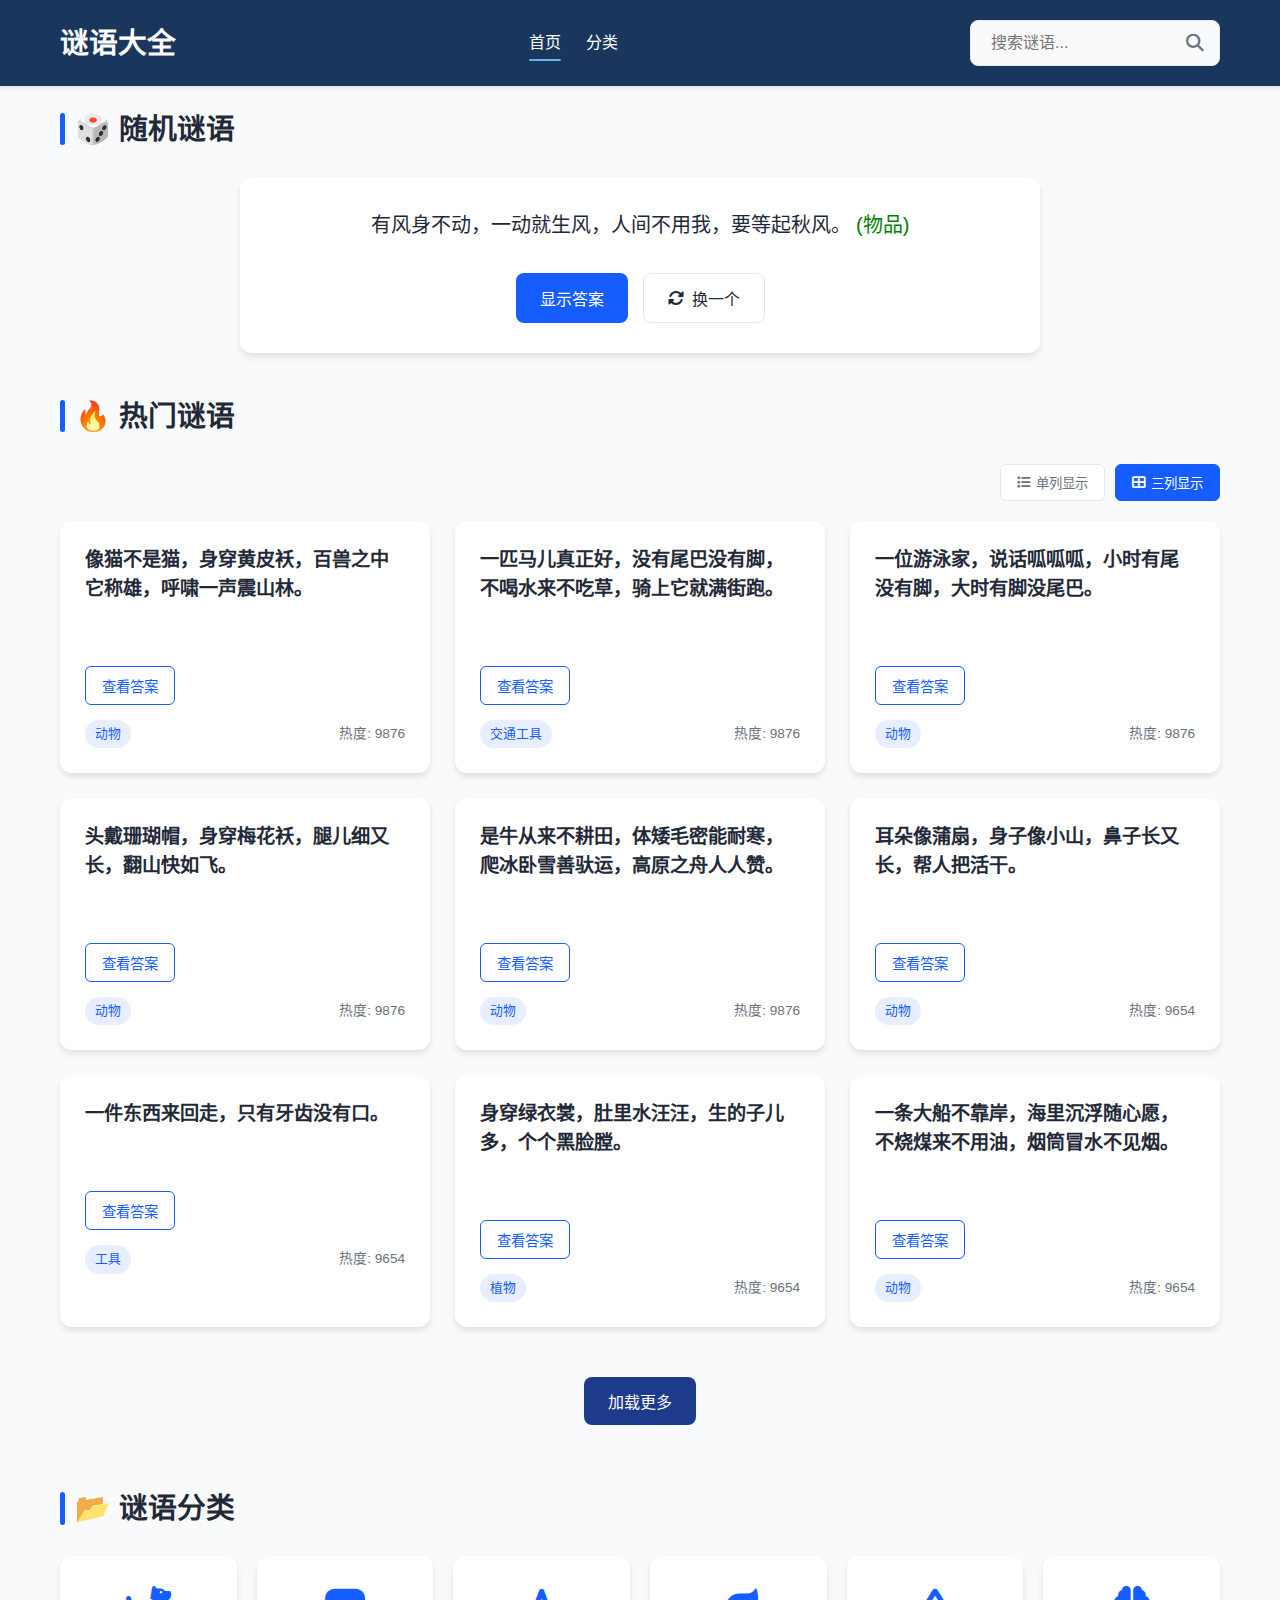
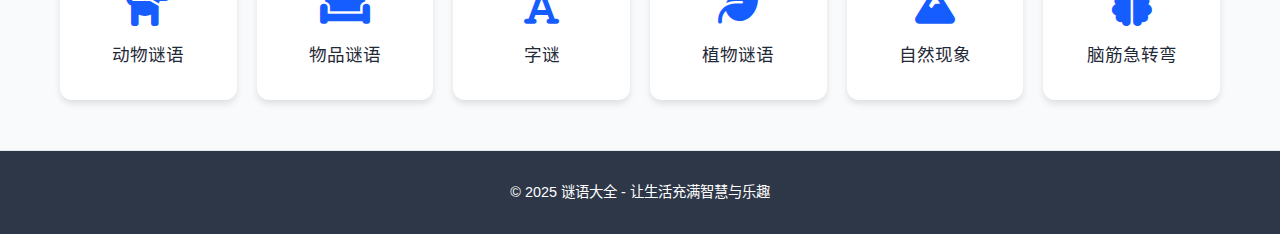
<file: index.html>
<!DOCTYPE html>
<html lang="zh-CN">
<head>
    <meta charset="UTF-8">
    <meta name="viewport" content="width=device-width, initial-scale=1.0">
    <title>谜语大全_谜语大全及答案都在爱谜语</title>
	<meta name="keywords" content="谜语,谜语大全,谜语大全及答案,猜谜语" />
	<meta name="description" content="谜语,谜语大全,谜语大全及答案，你想找的谜语都在爱谜语网。" />
    <link rel="stylesheet" href="style.css">
    <link rel="stylesheet" href="https://cdnjs.cloudflare.com/ajax/libs/font-awesome/6.4.0/css/all.min.css">
</head>
<body>
    <!-- 导航栏 -->
    <header>
        <div class="container">
            <nav class="navbar">
                <div class="logo">
                    <h1><a href="/">谜语大全</a></h1>
                </div>
                <div class="nav-links">
                    <a href="/" class="active">首页</a>
                    <a href="/categories">分类</a>
                </div>
                <div class="search-container">
                    <input type="text" id="search-input" placeholder="搜索谜语...">
                    <button id="search-btn"><i class="fas fa-search"></i></button>
                </div>
            </nav>
        </div>
    </header>

    <!-- 主内容区 -->
    <main class="container">
        <!-- 随机推荐板块 -->
        <section class="random-section">
            <h2>🎲 随机谜语</h2>
            <div class="random-card card">
                <div class="riddle-content">
                    <p id="random-riddle">正在加载谜语...</p>
                    <div class="answer-container">
                        <p id="random-answer" class="hidden">
                            <span id="random-answer-content">点击显示答案</span>
                        </p>
                    </div>
                </div>
                <div class="action-buttons">
                    <button id="show-answer-btn" class="btn-primary">显示答案</button>
                    <button id="refresh-riddle-btn" class="btn-secondary">
                        <i class="fas fa-sync-alt"></i> 换一个
                    </button>
                </div>
            </div>
        </section>

        <!-- 热门谜语板块 -->
        <section class="popular-section">
            <h2>🔥 热门谜语</h2>
            <div class="layout-controls">
                <button id="single-column-btn" class="layout-btn active">
                    <i class="fas fa-list"></i> 单列显示
                </button>
                <button id="grid-view-btn" class="layout-btn">
                    <i class="fas fa-th-large"></i> 三列显示
                </button>
            </div>
            <div class="riddles-grid" id="popular-riddles">
                <!-- 热门谜语卡片将通过JavaScript动态生成 -->
                <p>正在加载热门谜语...</p>
            </div>
        </section>

        <!-- 分类标签板块 -->
        <section class="categories-section">
            <h2>📂 谜语分类</h2>
            <div class="categories-grid">
                <a href="categories.html?category=动物" class="category-card">
                    <i class="fas fa-dog"></i>
                    <span>动物谜语</span>
                </a>
                <a href="categories.html?category=物品" class="category-card">
                    <i class="fas fa-couch"></i>
                    <span>物品谜语</span>
                </a>
                <a href="categories.html?category=字谜" class="category-card">
                    <i class="fas fa-font"></i>
                    <span>字谜</span>
                </a>
                <a href="categories.html?category=植物" class="category-card">
                    <i class="fas fa-leaf"></i>
                    <span>植物谜语</span>
                </a>
                <a href="categories.html?category=自然" class="category-card">
                    <i class="fas fa-mountain"></i>
                    <span>自然现象</span>
                </a>
                <a href="categories.html?category=脑筋急转弯" class="category-card">
                    <i class="fas fa-brain"></i>
                    <span>脑筋急转弯</span>
                </a>
            </div>
        </section>
    </main>

    <!-- 页脚 -->
    <footer>
        <div class="container">
            <p>&copy; 2025 谜语大全 - 让生活充满智慧与乐趣</p>
        </div>
    </footer>

    <script src="script.js"></script>
</body>
</html>
</file>
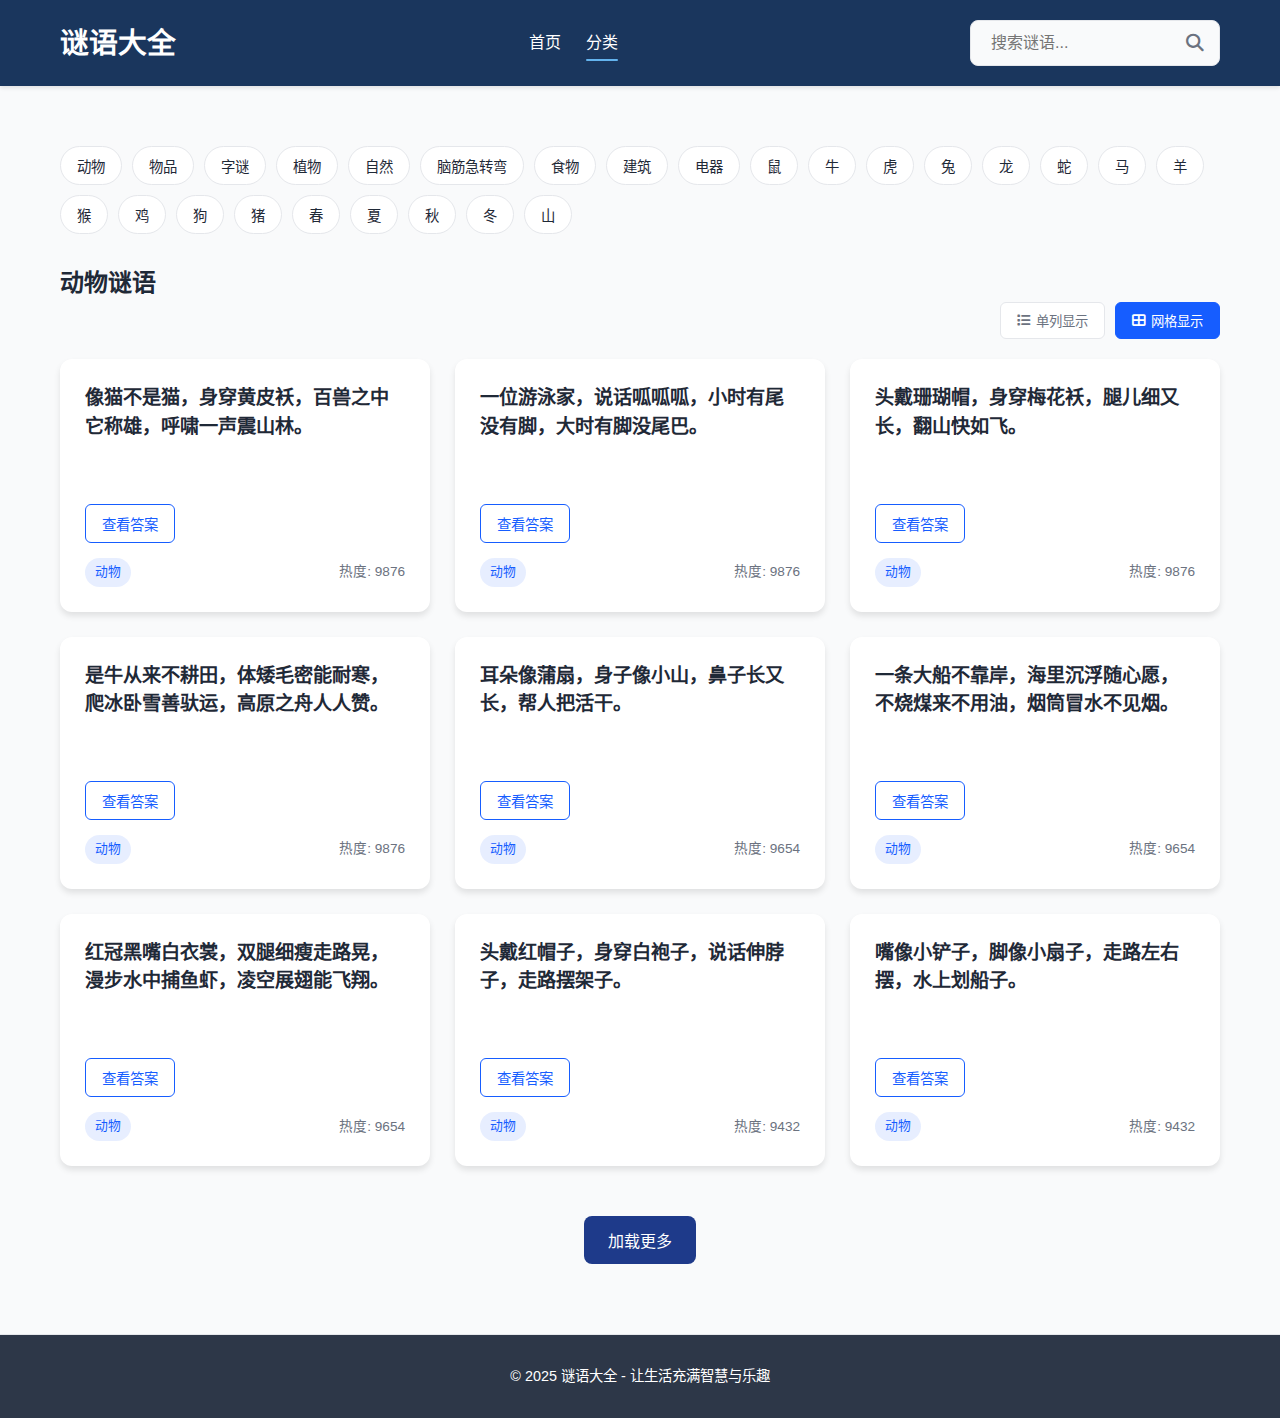
<file: categories.html>
<!DOCTYPE html>
<html lang="zh-CN">
<head>
        <meta charset="UTF-8">
        <meta name="viewport" content="width=device-width, initial-scale=1.0">
        <title>谜语 - 谜语大全</title>
        <link rel="stylesheet" href="style.css">
        <link rel="stylesheet" href="https://cdnjs.cloudflare.com/ajax/libs/font-awesome/6.4.0/css/all.min.css">
    </head>
<body>
    <!-- 导航栏 -->
    <header>
        <div class="container">
            <nav class="navbar">
                <div class="logo">
                    <h1><a href="/">谜语大全</a></h1>
                </div>
                <div class="nav-links">
                    <a href="/">首页</a>
                    <a href="/categories" class="active">分类</a>
                </div>
                <div class="search-container">
                    <input type="text" id="search-input" placeholder="搜索谜语...">
                    <button id="search-btn"><i class="fas fa-search"></i></button>
                </div>
            </nav>
        </div>
    </header>

    <!-- 主内容区 -->
    <main class="container">
        <!-- 分类头部 -->
        <div class="category-header">
            <!--<h2 id="category-title">谜语分类</h2>-->
            <div class="category-filter">
                <button class="filter-btn">动物</button>
                <button class="filter-btn">物品</button>
                <button class="filter-btn">字谜</button>
                <button class="filter-btn">植物</button>
                <button class="filter-btn">自然</button>
                <button class="filter-btn">脑筋急转弯</button>
                <button class="filter-btn">食物</button>
                <button class="filter-btn">建筑</button>
                <button class="filter-btn">电器</button>
                <button class="filter-btn">鼠</button>
                <button class="filter-btn">牛</button>
                <button class="filter-btn">虎</button>
                <button class="filter-btn">兔</button>
                <button class="filter-btn">龙</button>
                <button class="filter-btn">蛇</button>
                <button class="filter-btn">马</button>
                <button class="filter-btn">羊</button>
                <button class="filter-btn">猴</button>
                <button class="filter-btn">鸡</button>
                <button class="filter-btn">狗</button>
                <button class="filter-btn">猪</button>
                <button class="filter-btn">春</button>
                <button class="filter-btn">夏</button>
                <button class="filter-btn">秋</button>
                <button class="filter-btn">冬</button>
				<button class="filter-btn">山</button>
            </div>
        </div>

        <!-- 分类谜语列表 -->
    <div class="riddles-container">
        <div class="riddles-grid" id="category-riddles-container">
            <p>请选择上方分类查看谜语</p>
        </div>
    </div>
    </main>

    <!-- 页脚 -->
    <footer>
        <div class="container">
            <p>&copy; 2025 谜语大全 - 让生活充满智慧与乐趣</p>
        </div>
    </footer>

    <script src="script.js"></script>
</body>
</html>
</file>
<file: style.css>
/* 全局样式重置 */
* {
    margin: 0;
    padding: 0;
    box-sizing: border-box;
}

:root {
    /* 颜色变量 */
    --primary-color: #165DFF;
    --primary-dark: #0E42C4;
    --primary-light: #4080FF;
    --secondary-color: #6B7280;
    --background-color: #F9FAFB;
    --card-background: #FFFFFF;
    --text-primary: #1F2937;
    --text-secondary: #6B7280;
    --border-color: #E5E7EB;
    --shadow-light: 0 2px 4px rgba(0, 0, 0, 0.1);
    --shadow-medium: 0 4px 6px rgba(0, 0, 0, 0.1);
    --shadow-hover: 0 10px 15px rgba(0, 0, 0, 0.1);
    --border-radius: 12px;
    --transition: all 0.3s ease;
}

body {
    font-family: -apple-system, BlinkMacSystemFont, 'Segoe UI', Roboto, 'Helvetica Neue', Arial, sans-serif;
    background-color: var(--background-color);
    color: var(--text-primary);
    line-height: 1.6;
}

.container {
    max-width: 1200px;
    margin: 0 auto;
    padding: 0 20px;
}

/* 导航栏样式 */
header {
    background-color: #1a365d;
    color: white;
    box-shadow: var(--shadow-light);
    /*position: sticky;*/
    top: 0;
    z-index: 100;
}

.navbar {
    display: flex;
    align-items: center;
    justify-content: space-between;
    padding: 20px 0;
    flex-wrap: wrap;
    gap: 15px;
}

.logo h1 {
    font-size: 1.8rem;
    font-weight: 700;
}

.logo h1 a {
    color: white;
    text-decoration: none;
}

.nav-links {
    display: flex;
    gap: 25px;
}

.nav-links a {
    color: white;
    text-decoration: none;
    font-size: 1rem;
    font-weight: 500;
    transition: var(--transition);
    position: relative;
}

.nav-links a:hover,
.nav-links a.active {
    color: white;
}

.nav-links a.active::after {
    content: '';
    position: absolute;
    bottom: -5px;
    left: 0;
    width: 100%;
    height: 2px;
    background-color: #63b3ed;
    border-radius: 2px;
}

.search-container {
    display: flex;
    align-items: center;
    background-color: var(--background-color);
    border-radius: 8px;
    padding: 8px 15px;
    border: 1px solid var(--border-color);
    transition: var(--transition);
}

.search-container:focus-within {
    border-color: var(--primary-color);
    box-shadow: 0 0 0 3px rgba(22, 93, 255, 0.1);
}

#search-input {
    border: none;
    background: transparent;
    outline: none;
    padding: 5px;
    font-size: 1rem;
    width: 200px;
}

#search-btn {
    background: none;
    border: none;
    color: var(--secondary-color);
    cursor: pointer;
    font-size: 1.1rem;
    transition: var(--transition);
}

#search-btn:hover {
    color: var(--primary-color);
}

/* 主内容区样式 */
main {
    padding: 40px 0;
}

section {
    margin-bottom: 20px;
}

section {
    margin-bottom: 20px;
    padding-top: 20px;
}

section h2 {
    margin-bottom: 25px;
    color: var(--text-primary);
    font-size: 1.8rem;
    font-weight: 700;
    position: relative;
    padding-left: 15px;
}

section h2::before {
    content: '';
    position: absolute;
    left: 0;
    top: 50%;
    transform: translateY(-50%);
    width: 5px;
    height: 70%;
    background-color: var(--primary-color);
    border-radius: 5px;
}

/* 卡片通用样式 */
.card {
    background-color: var(--card-background);
    border-radius: var(--border-radius);
    box-shadow: var(--shadow-medium);
    padding: 30px;
    transition: var(--transition);
}

.card:hover {
    box-shadow: var(--shadow-hover);
    transform: translateY(-2px);
}

/* 随机谜语板块 */
.random-section .card {
    max-width: 800px;
    margin: 0 auto;
    text-align: center;
}

.riddle-content p {
    font-size: 1.25rem;
    line-height: 1.8;
    margin-bottom: 25px;
}

.answer-container {
    margin-bottom: 30px;
}

#random-answer {
    font-size: 0.9rem;
    color: var(--primary-color);
    font-weight: 500;
    padding: 10px 15px;
    background-color: rgba(22, 93, 255, 0.05);
    border-radius: 6px;
    border: 1px solid rgba(22, 93, 255, 0.2);
}

#random-answer.hidden {
    display: none;
}

.action-buttons {
    display: flex;
    gap: 15px;
    justify-content: center;
    flex-wrap: wrap;
}

/* 按钮样式 */
.btn-primary,
.btn-secondary {
    padding: 12px 24px;
    border: none;
    border-radius: 8px;
    font-size: 1rem;
    font-weight: 500;
    cursor: pointer;
    transition: var(--transition);
    display: flex;
    align-items: center;
    gap: 8px;
}

.btn-primary {
    background-color: var(--primary-color);
    color: white;
}

.btn-primary:hover {
    background-color: var(--primary-dark);
    transform: translateY(-2px);
    box-shadow: 0 4px 8px rgba(22, 93, 255, 0.3);
}

.btn-secondary {
    background-color: var(--card-background);
    color: var(--text-primary);
    border: 1px solid var(--border-color);
}

.btn-secondary:hover {
    background-color: var(--background-color);
    border-color: var(--primary-light);
    transform: translateY(-2px);
}

/* 热门谜语网格 */
.riddles-grid {
    display: grid;
    grid-template-columns: 1fr; /* 默认单列布局 */
    gap: 25px;
}

/* 三列网格布局 */
.riddles-grid.grid-view {
    grid-template-columns: repeat(auto-fill, minmax(320px, 1fr));
}

/* 布局切换控制区域 */
.layout-controls {
    display: flex;
    justify-content: flex-end;
    margin-bottom: 20px;
    gap: 10px;
}

.layout-btn {
    background-color: var(--card-background);
    border: 1px solid var(--border-color);
    padding: 8px 16px;
    border-radius: 6px;
    cursor: pointer;
    transition: var(--transition);
    display: flex;
    align-items: center;
    gap: 6px;
    color: var(--text-secondary);
}

.layout-btn:hover {
    border-color: var(--primary-color);
    color: var(--primary-color);
}

.layout-btn.active {
    background-color: var(--primary-color);
    color: white;
    border-color: var(--primary-color);
}

.riddle-card {
    background-color: var(--card-background);
    border-radius: var(--border-radius);
    box-shadow: var(--shadow-medium);
    padding: 25px;
    transition: var(--transition);
}

.riddle-card:hover {
    box-shadow: var(--shadow-hover);
    transform: translateY(-3px);
}

.riddle-card h3 {
    font-size: 1.2rem;
    margin-bottom: 15px;
    color: var(--text-primary);
    line-height: 1.5;
}

.riddle-card .answer {    background-color: #f7fafc;    padding: 16px;    border-radius: 8px;    border-left: 3px solid #63b3ed;    opacity: 0;    max-height: 0;    overflow: hidden;    transition: all 0.3s ease;    margin-top: 15px;}

.riddle-card .answer.show {    opacity: 1;    max-height: 150px;}

.riddle-card .answer-content {    font-size: 16px;    color: #2d3748;    font-weight: 600;}

.riddle-card .show-answer-btn {
    background-color: transparent;
    border: 1px solid var(--primary-color);
    color: var(--primary-color);
    padding: 8px 16px;
    border-radius: 6px;
    cursor: pointer;
    font-size: 0.9rem;
    transition: var(--transition);
    margin-top: 15px;
}

.riddle-card .show-answer-btn:hover {
    background-color: var(--primary-color);
    color: white;
}

.riddle-card .meta-info {
    margin-top: 15px;
    display: flex;
    justify-content: space-between;
    align-items: center;
    font-size: 0.85rem;
    color: var(--text-secondary);
}

.riddle-card .category-tag {
    background-color: rgba(22, 93, 255, 0.1);
    color: var(--primary-color);
    padding: 4px 10px;
    border-radius: 20px;
    font-size: 0.8rem;
}

/* 分类板块样式 */
.categories-grid {
    display: grid;
    grid-template-columns: repeat(auto-fill, minmax(150px, 1fr));
    gap: 20px;
}

.category-card {
    background-color: var(--card-background);
    border-radius: var(--border-radius);
    box-shadow: var(--shadow-medium);
    padding: 30px 20px;
    text-align: center;
    text-decoration: none;
    color: var(--text-primary);
    transition: var(--transition);
    display: flex;
    flex-direction: column;
    align-items: center;
    gap: 15px;
}

.category-card:hover {
    background-color: var(--primary-color);
    color: white;
    transform: translateY(-5px);
    box-shadow: var(--shadow-hover);
}

.category-card i {
    font-size: 2.5rem;
    color: var(--primary-color);
    transition: var(--transition);
}

.category-card:hover i {
    color: white;
    transform: scale(1.1);
}

.category-card span {
    font-size: 1.1rem;
    font-weight: 500;
}

/* 分类页面样式 */
.category-header {
    display: flex;
    justify-content: space-between;
    align-items: center;
    margin-bottom: 30px;
    flex-wrap: wrap;
    gap: 15px;
    padding-top: 60px;
}

.category-header h2 {
    margin: 0;
    padding: 0;
}

.category-header h2::before {
    display: none;
}

.category-filter {
    display: flex;
    gap: 10px;
    flex-wrap: wrap;
}

.filter-btn {
    padding: 8px 16px;
    border: 1px solid var(--border-color);
    background-color: var(--card-background);
    color: var(--text-primary);
    border-radius: 20px;
    cursor: pointer;
    font-size: 0.9rem;
    transition: var(--transition);
}

.filter-btn:hover,
.filter-btn.active {
    background-color: var(--primary-color);
    color: white;
    border-color: var(--primary-color);
}

/* 页脚样式 */
footer {
    background-color: #2d3748;
    padding: 30px 0;
    border-top: 1px solid var(--border-color);
    margin-top: 50px;
}

footer p {
    text-align: center;
    color: white;
    font-size: 0.9rem;
}

/* 加载和错误状态样式 */
.loading {
    text-align: center;
    padding: 2rem;
    color: #666;
    font-style: italic;
}

.error-message {
    background-color: #fee;
    border: 1px solid #fcc;
    color: #c33;
    padding: 1rem;
    border-radius: 4px;
    text-align: center;
    margin: 1rem 0;
}

/* 搜索按钮加载动画 */
#search-btn:disabled {
    opacity: 0.7;
    cursor: not-allowed;
}

/* 响应式设计 */
@media (max-width: 768px) {
    .navbar {
        flex-direction: row;
        align-items: center;
        justify-content: space-between;
        flex-wrap: wrap;
        gap: 15px;
    }
    
    .logo {
        flex-shrink: 0;
    }
    
    .nav-links {
        flex-shrink: 0;
        display: flex;
        gap: 15px;
    }
    
    .search-container {
        width: 100%;
        order: 3;
    }
    
    #search-input {
        width: 100%;
    }
    
    .riddles-grid {
        grid-template-columns: 1fr !important;
    }
    
    /* 隐藏布局控制按钮 */
    .layout-controls {
        display: none;
    }
    
    /* 确保移动设备上总是使用单列布局 */
    .riddles-grid.grid-view {
        grid-template-columns: 1fr !important;
    }
    
    .categories-grid {
        grid-template-columns: repeat(2, 1fr);
    }
    
    .action-buttons {
        flex-direction: column;
    }
    
    .btn-primary,
    .btn-secondary {
        width: 100%;
        justify-content: center;
    }
    
    .category-header {
        flex-direction: column;
        align-items: flex-start;
    }
}

@media (max-width: 480px) {
    section h2 {
        font-size: 1.5rem;
    }
    
    .card {
        padding: 20px;
    }
    
    .riddle-content p {
        font-size: 1.1rem;
    }
    
    /* 确保在最小屏幕上也是单列布局 */
    .riddles-grid,
    .riddles-grid.grid-view {
        grid-template-columns: 1fr !important;
    }
    
    .categories-grid {
        grid-template-columns: 1fr;
    }
    
    .category-card {
        padding: 25px 15px;
    }
    
    .category-card i {
        font-size: 2rem;
    }
}

/* 加载动画 */
@keyframes fadeIn {
    from {
        opacity: 0;
        transform: translateY(10px);
    }
    to {
        opacity: 1;
        transform: translateY(0);
    }
}

.fade-in {
    animation: fadeIn 0.5s ease-out;
}

/* 搜索结果样式 */
.search-results {
    margin-top: 40px;
}

.search-results h2 {
    display: flex;
    align-items: center;
    gap: 10px;
}

.search-results h2::before {
    display: none;
}

.no-results {
    text-align: center;
    padding: 60px 20px;
    color: var(--text-secondary);
}

.no-results i {
    font-size: 3rem;
    margin-bottom: 15px;
    color: var(--secondary-color);
}

/* 加载更多按钮样式 */
.load-more-container {
    text-align: center;
    padding: 30px 0 20px;
    margin-top: 20px;
}

.load-more-btn {
    background-color: #1e3a8a;
    color: white;
    border: none;
    border-radius: 8px;
    padding: 12px 24px;
    font-size: 16px;
    cursor: pointer;
    transition: all 0.3s ease;
    font-weight: 500;
    display: block;
    margin: 0 auto;
    text-align: center;
}

.load-more-btn:hover:not(:disabled) {
    background-color: #1e40af;
    transform: translateY(-2px);
    box-shadow: 0 4px 12px rgba(30, 58, 138, 0.3);
}

.load-more-btn:active:not(:disabled) {
    transform: translateY(0);
}

.load-more-btn:disabled {
    background-color: #94a3b8;
    cursor: not-allowed;
    transform: none;
    box-shadow: none;
}

/* 没有更多内容提示 */
.no-more-text {
    text-align: center;
    color: #94a3b8;
    font-size: 14px;
    margin: 0;
    padding: 10px;
}
</file>
